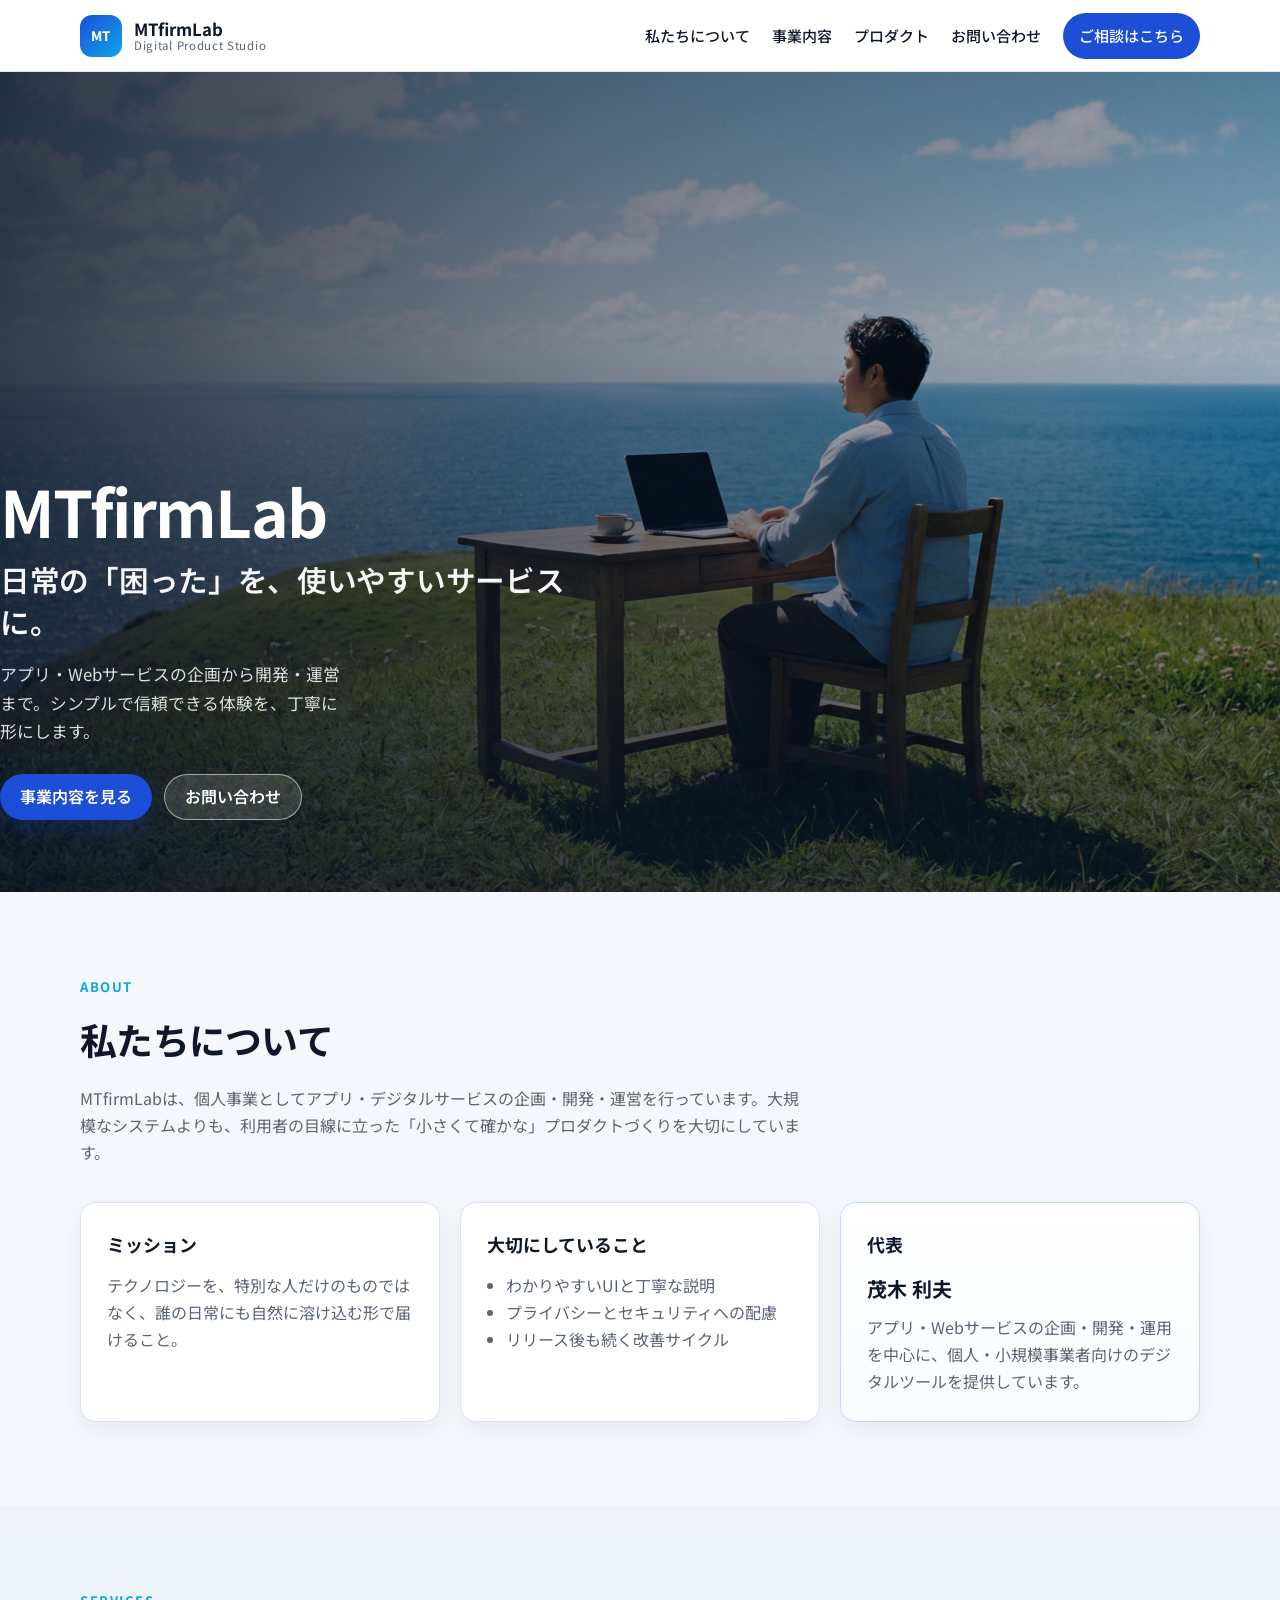
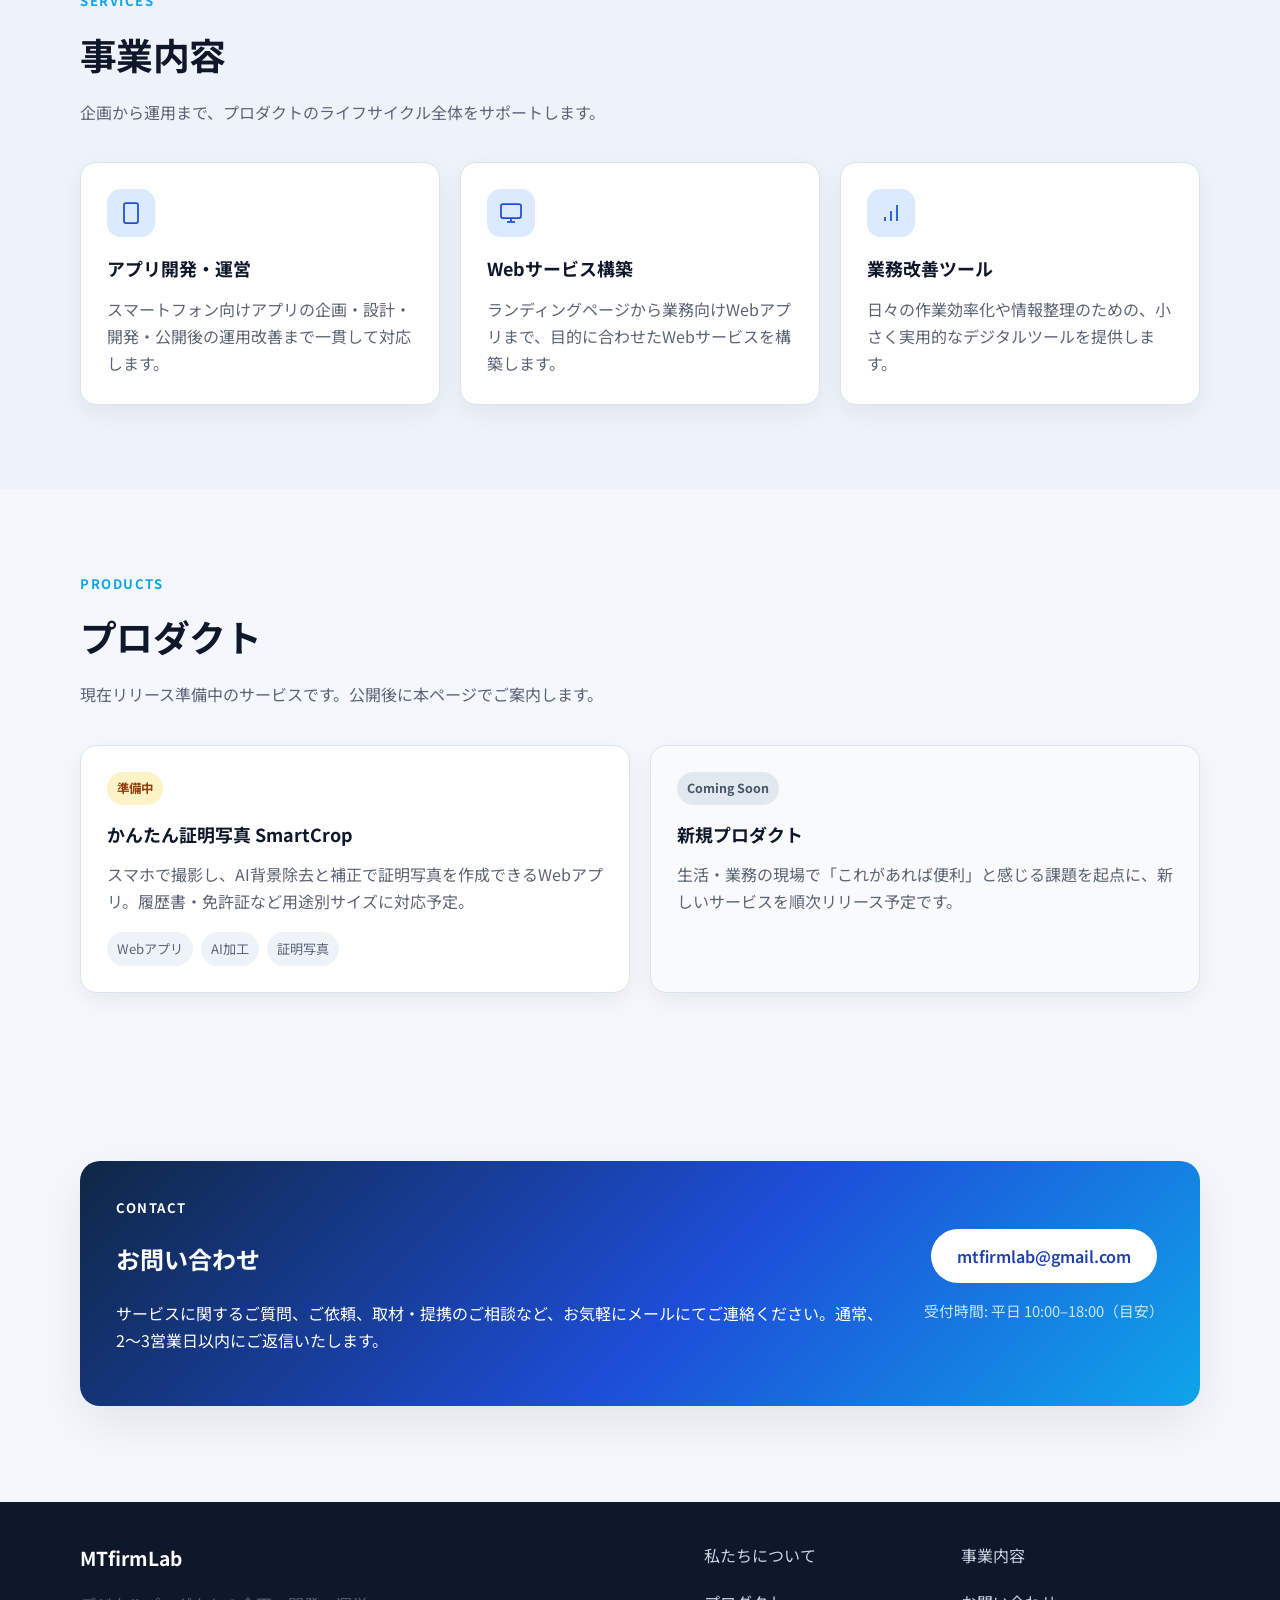
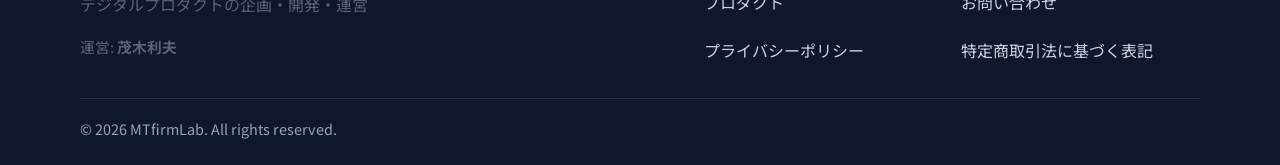
<file: index.html>
<!doctype html>
<html lang="ja">
  <head>
    <meta charset="UTF-8" />
    <meta name="viewport" content="width=device-width, initial-scale=1.0" />
    <title>MTfirmLab | デジタルプロダクト開発</title>
    <meta
      name="description"
      content="MTfirmLabは、アプリ・Webサービスの企画・開発・運営を行うデジタルプロダクトスタジオです。"
    />
    <meta property="og:title" content="MTfirmLab | デジタルプロダクト開発" />
    <meta
      property="og:description"
      content="日常の「困った」を、使いやすいデジタルサービスで解決します。"
    />
    <meta property="og:type" content="website" />
    <meta property="og:url" content="https://mtfirmlab.vercel.app/" />
    <meta
      property="og:image"
      content="https://mtfirmlab.vercel.app/hero-workspace.jpg"
    />
    <link rel="preconnect" href="https://fonts.googleapis.com" />
    <link rel="preconnect" href="https://fonts.gstatic.com" crossorigin />
    <link
      href="https://fonts.googleapis.com/css2?family=Noto+Sans+JP:wght@400;500;600;700&display=swap"
      rel="stylesheet"
    />
    <link rel="stylesheet" href="./styles.css" />
    <link rel="icon" href="./favicon.svg" type="image/svg+xml" />
  </head>
  <body>
    <header class="site-header" id="top">
      <div class="container header-inner">
        <a class="brand" href="#top" aria-label="MTfirmLab トップ">
          <span class="brand-mark" aria-hidden="true">MT</span>
          <span class="brand-text">
            <strong>MTfirmLab</strong>
            <small>Digital Product Studio</small>
          </span>
        </a>
        <button
          type="button"
          class="nav-toggle"
          aria-expanded="false"
          aria-controls="site-nav"
          aria-label="メニューを開く"
        >
          <span></span>
          <span></span>
          <span></span>
        </button>
        <nav class="site-nav" id="site-nav">
          <a href="#about">私たちについて</a>
          <a href="#services">事業内容</a>
          <a href="#products">プロダクト</a>
          <a href="#contact">お問い合わせ</a>
          <a class="nav-cta" href="#contact">ご相談はこちら</a>
        </nav>
      </div>
    </header>

    <main>
      <section class="hero">
        <div class="hero-media" aria-hidden="true">
          <img
            class="hero-image"
            src="./hero-workspace.jpg"
            alt=""
            width="2400"
            height="1340"
            fetchpriority="high"
          />
        </div>
        <div class="hero-shade" aria-hidden="true"></div>
        <div class="container hero-content">
          <div class="hero-copy">
            <p class="hero-brand">MTfirmLab</p>
            <h1>日常の「困った」を、使いやすいサービスに。</h1>
            <p class="hero-lead">
              アプリ・Webサービスの企画から開発・運営まで。シンプルで信頼できる体験を、丁寧に形にします。
            </p>
            <div class="hero-actions">
              <a class="btn btn-primary" href="#services">事業内容を見る</a>
              <a class="btn btn-ghost" href="#contact">お問い合わせ</a>
            </div>
          </div>
        </div>
      </section>

      <section class="section" id="about">
        <div class="container">
          <div class="section-heading">
            <p class="eyebrow">About</p>
            <h2>私たちについて</h2>
            <p>
              MTfirmLabは、個人事業としてアプリ・デジタルサービスの企画・開発・運営を行っています。大規模なシステムよりも、利用者の目線に立った「小さくて確かな」プロダクトづくりを大切にしています。
            </p>
          </div>
          <div class="about-grid">
            <article class="info-card">
              <h3>ミッション</h3>
              <p>
                テクノロジーを、特別な人だけのものではなく、誰の日常にも自然に溶け込む形で届けること。
              </p>
            </article>
            <article class="info-card">
              <h3>大切にしていること</h3>
              <ul>
                <li>わかりやすいUIと丁寧な説明</li>
                <li>プライバシーとセキュリティへの配慮</li>
                <li>リリース後も続く改善サイクル</li>
              </ul>
            </article>
            <article class="info-card highlight">
              <h3>代表</h3>
              <p class="representative-name">茂木 利夫</p>
              <p class="muted">
                アプリ・Webサービスの企画・開発・運用を中心に、個人・小規模事業者向けのデジタルツールを提供しています。
              </p>
            </article>
          </div>
        </div>
      </section>

      <section class="section section-alt" id="services">
        <div class="container">
          <div class="section-heading">
            <p class="eyebrow">Services</p>
            <h2>事業内容</h2>
            <p>企画から運用まで、プロダクトのライフサイクル全体をサポートします。</p>
          </div>
          <div class="service-grid">
            <article class="service-card">
              <div class="service-icon" aria-hidden="true">
                <svg viewBox="0 0 24 24" fill="none" stroke="currentColor" stroke-width="1.75">
                  <rect x="5" y="2" width="14" height="20" rx="2" />
                  <line x1="12" y1="18" x2="12" y2="18.01" />
                </svg>
              </div>
              <h3>アプリ開発・運営</h3>
              <p>
                スマートフォン向けアプリの企画・設計・開発・公開後の運用改善まで一貫して対応します。
              </p>
            </article>
            <article class="service-card">
              <div class="service-icon" aria-hidden="true">
                <svg viewBox="0 0 24 24" fill="none" stroke="currentColor" stroke-width="1.75">
                  <rect x="2" y="3" width="20" height="14" rx="2" />
                  <line x1="8" y1="21" x2="16" y2="21" />
                  <line x1="12" y1="17" x2="12" y2="21" />
                </svg>
              </div>
              <h3>Webサービス構築</h3>
              <p>
                ランディングページから業務向けWebアプリまで、目的に合わせたWebサービスを構築します。
              </p>
            </article>
            <article class="service-card">
              <div class="service-icon" aria-hidden="true">
                <svg viewBox="0 0 24 24" fill="none" stroke="currentColor" stroke-width="1.75">
                  <path d="M12 20V10" />
                  <path d="M18 20V4" />
                  <path d="M6 20v-4" />
                </svg>
              </div>
              <h3>業務改善ツール</h3>
              <p>
                日々の作業効率化や情報整理のための、小さく実用的なデジタルツールを提供します。
              </p>
            </article>
          </div>
        </div>
      </section>

      <section class="section" id="products">
        <div class="container">
          <div class="section-heading">
            <p class="eyebrow">Products</p>
            <h2>プロダクト</h2>
            <p>現在リリース準備中のサービスです。公開後に本ページでご案内します。</p>
          </div>
          <div class="product-grid">
            <article class="product-card">
              <div class="product-badge">準備中</div>
              <h3>かんたん証明写真 SmartCrop</h3>
              <p>
                スマホで撮影し、AI背景除去と補正で証明写真を作成できるWebアプリ。履歴書・免許証など用途別サイズに対応予定。
              </p>
              <ul class="product-tags">
                <li>Webアプリ</li>
                <li>AI加工</li>
                <li>証明写真</li>
              </ul>
            </article>
            <article class="product-card muted-card">
              <div class="product-badge product-badge-soon">Coming Soon</div>
              <h3>新規プロダクト</h3>
              <p>
                生活・業務の現場で「これがあれば便利」と感じる課題を起点に、新しいサービスを順次リリース予定です。
              </p>
            </article>
          </div>
        </div>
      </section>

      <section class="section section-cta" id="contact">
        <div class="container cta-panel">
          <div>
            <p class="eyebrow">Contact</p>
            <h2>お問い合わせ</h2>
            <p>
              サービスに関するご質問、ご依頼、取材・提携のご相談など、お気軽にメールにてご連絡ください。通常、2〜3営業日以内にご返信いたします。
            </p>
          </div>
          <div class="cta-actions">
            <a class="btn btn-primary btn-large" href="mailto:mtfirmlab@gmail.com">
              mtfirmlab@gmail.com
            </a>
            <p class="muted small">受付時間: 平日 10:00–18:00（目安）</p>
          </div>
        </div>
      </section>
    </main>

    <!-- REMINDER: Google審査完了後、下の「運営: 茂木利夫」行を削除すること -->
    <footer class="site-footer">
      <div class="container footer-grid">
        <div>
          <p class="footer-brand">MTfirmLab</p>
          <p class="muted">デジタルプロダクトの企画・開発・運営</p>
          <p class="muted small">運営: <strong>茂木利夫</strong></p>
        </div>
        <div class="footer-links">
          <a href="#about">私たちについて</a>
          <a href="#services">事業内容</a>
          <a href="#products">プロダクト</a>
          <a href="#contact">お問い合わせ</a>
          <a href="./privacy.html">プライバシーポリシー</a>
          <a href="./tokusho.html">特定商取引法に基づく表記</a>
        </div>
      </div>
      <div class="container footer-bottom">
        <p>&copy; <span id="year"></span> MTfirmLab. All rights reserved.</p>
      </div>
    </footer>

    <script src="./script.js"></script>
  </body>
</html>
</file>
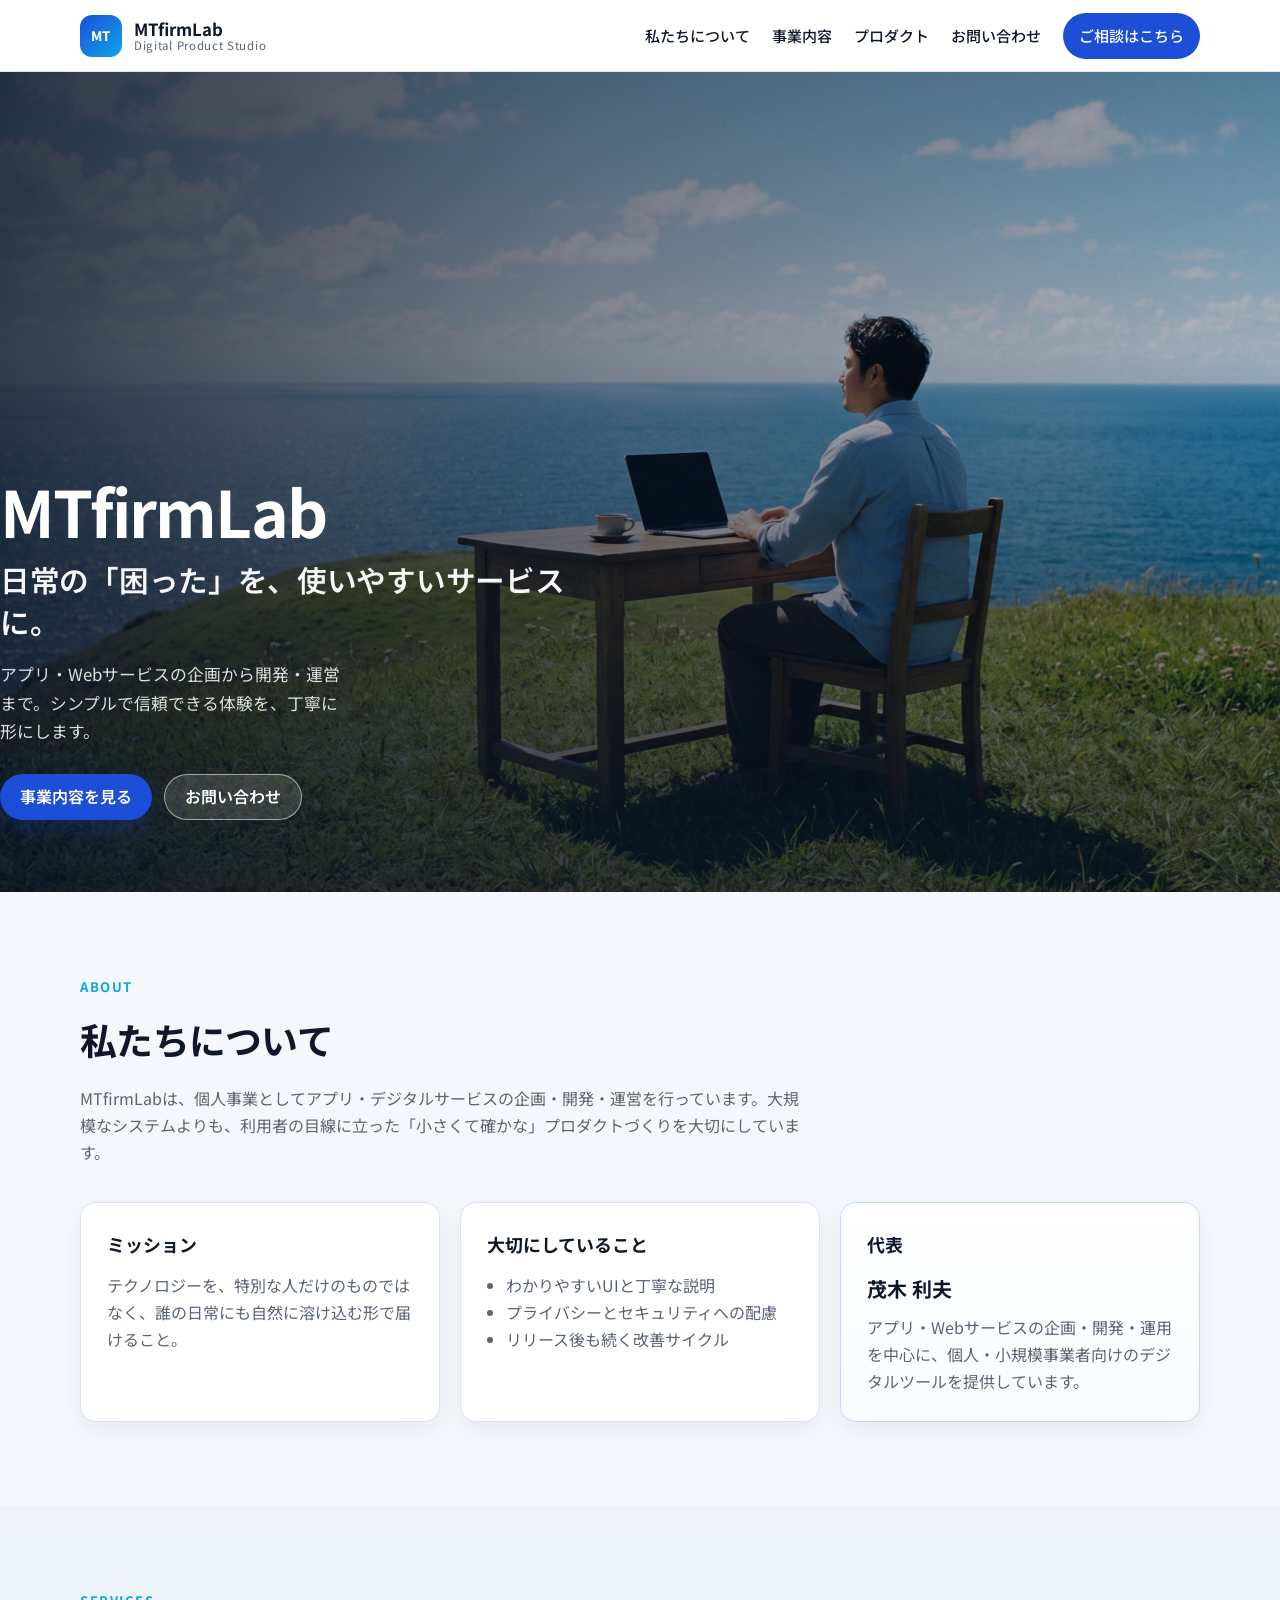
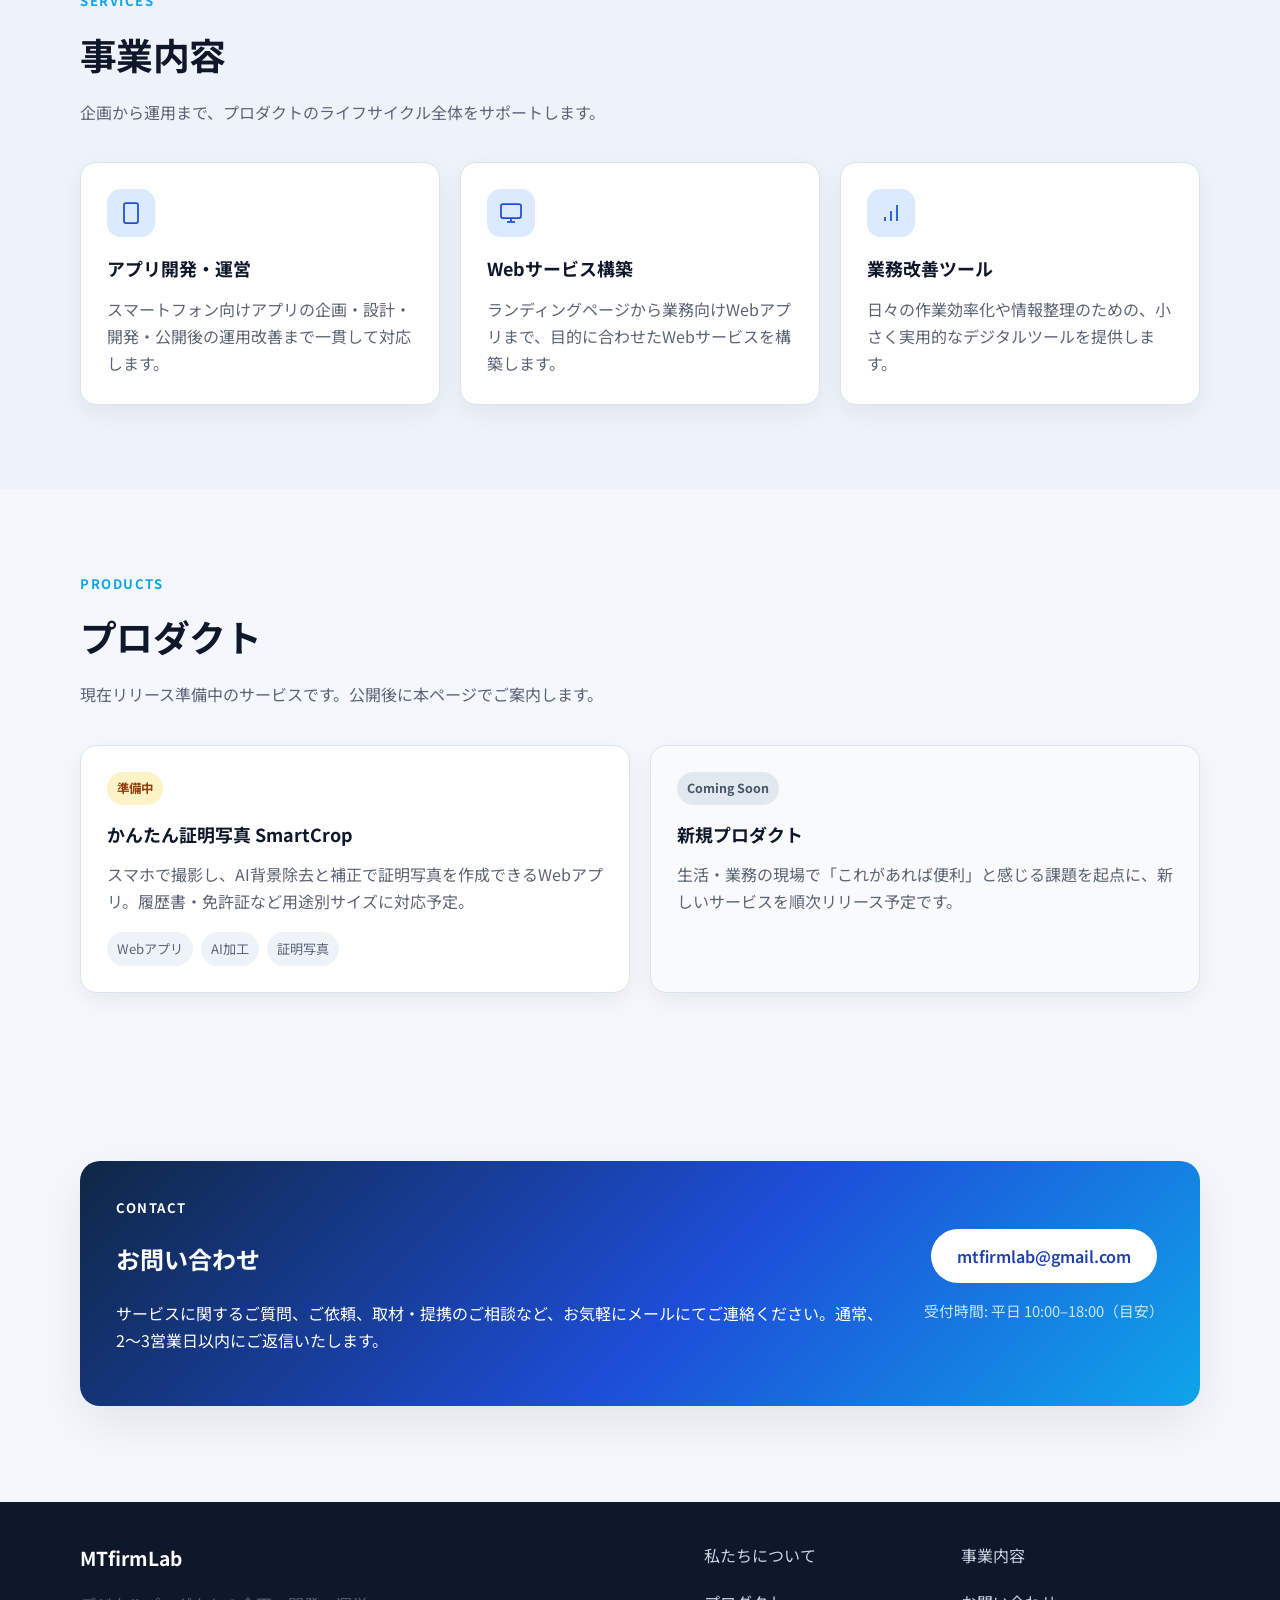
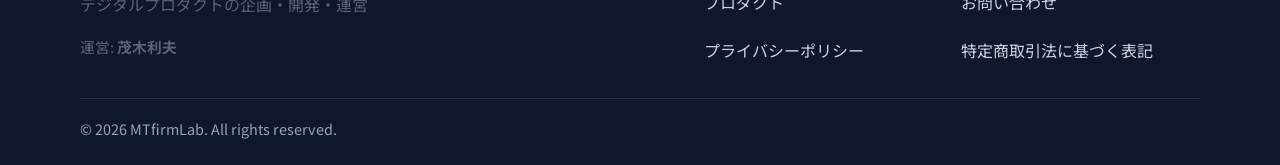
<file: mtfirmlab-site-upload/index.html>
<!doctype html>
<html lang="ja">
  <head>
    <meta charset="UTF-8" />
    <meta name="viewport" content="width=device-width, initial-scale=1.0" />
    <title>MTfirmLab | デジタルプロダクト開発</title>
    <meta
      name="description"
      content="MTfirmLabは、アプリ・Webサービスの企画・開発・運営を行うデジタルプロダクトスタジオです。"
    />
    <meta property="og:title" content="MTfirmLab | デジタルプロダクト開発" />
    <meta
      property="og:description"
      content="日常の「困った」を、使いやすいデジタルサービスで解決します。"
    />
    <meta property="og:type" content="website" />
    <meta property="og:url" content="https://mtfirmlab.vercel.app/" />
    <meta
      property="og:image"
      content="https://mtfirmlab.vercel.app/images/hero-workspace.jpg"
    />
    <link rel="preconnect" href="https://fonts.googleapis.com" />
    <link rel="preconnect" href="https://fonts.gstatic.com" crossorigin />
    <link
      href="https://fonts.googleapis.com/css2?family=Noto+Sans+JP:wght@400;500;600;700&display=swap"
      rel="stylesheet"
    />
    <link rel="stylesheet" href="./styles.css" />
    <link rel="icon" href="./favicon.svg" type="image/svg+xml" />
  </head>
  <body>
    <header class="site-header" id="top">
      <div class="container header-inner">
        <a class="brand" href="#top" aria-label="MTfirmLab トップ">
          <span class="brand-mark" aria-hidden="true">MT</span>
          <span class="brand-text">
            <strong>MTfirmLab</strong>
            <small>Digital Product Studio</small>
          </span>
        </a>
        <button
          type="button"
          class="nav-toggle"
          aria-expanded="false"
          aria-controls="site-nav"
          aria-label="メニューを開く"
        >
          <span></span>
          <span></span>
          <span></span>
        </button>
        <nav class="site-nav" id="site-nav">
          <a href="#about">私たちについて</a>
          <a href="#services">事業内容</a>
          <a href="#products">プロダクト</a>
          <a href="#contact">お問い合わせ</a>
          <a class="nav-cta" href="#contact">ご相談はこちら</a>
        </nav>
      </div>
    </header>

    <main>
      <section class="hero">
        <div class="hero-media" aria-hidden="true">
          <img
            class="hero-image"
            src="./images/hero-workspace.jpg"
            alt=""
            width="2400"
            height="1340"
            fetchpriority="high"
          />
        </div>
        <div class="hero-shade" aria-hidden="true"></div>
        <div class="container hero-content">
          <div class="hero-copy">
            <p class="hero-brand">MTfirmLab</p>
            <h1>日常の「困った」を、使いやすいサービスに。</h1>
            <p class="hero-lead">
              アプリ・Webサービスの企画から開発・運営まで。シンプルで信頼できる体験を、丁寧に形にします。
            </p>
            <div class="hero-actions">
              <a class="btn btn-primary" href="#services">事業内容を見る</a>
              <a class="btn btn-ghost" href="#contact">お問い合わせ</a>
            </div>
          </div>
        </div>
      </section>

      <section class="section" id="about">
        <div class="container">
          <div class="section-heading">
            <p class="eyebrow">About</p>
            <h2>私たちについて</h2>
            <p>
              MTfirmLabは、個人事業としてアプリ・デジタルサービスの企画・開発・運営を行っています。大規模なシステムよりも、利用者の目線に立った「小さくて確かな」プロダクトづくりを大切にしています。
            </p>
          </div>
          <div class="about-grid">
            <article class="info-card">
              <h3>ミッション</h3>
              <p>
                テクノロジーを、特別な人だけのものではなく、誰の日常にも自然に溶け込む形で届けること。
              </p>
            </article>
            <article class="info-card">
              <h3>大切にしていること</h3>
              <ul>
                <li>わかりやすいUIと丁寧な説明</li>
                <li>プライバシーとセキュリティへの配慮</li>
                <li>リリース後も続く改善サイクル</li>
              </ul>
            </article>
            <article class="info-card highlight">
              <h3>代表</h3>
              <p class="representative-name">茂木 利夫</p>
              <p class="muted">
                アプリ・Webサービスの企画・開発・運用を中心に、個人・小規模事業者向けのデジタルツールを提供しています。
              </p>
            </article>
          </div>
        </div>
      </section>

      <section class="section section-alt" id="services">
        <div class="container">
          <div class="section-heading">
            <p class="eyebrow">Services</p>
            <h2>事業内容</h2>
            <p>企画から運用まで、プロダクトのライフサイクル全体をサポートします。</p>
          </div>
          <div class="service-grid">
            <article class="service-card">
              <div class="service-icon" aria-hidden="true">
                <svg viewBox="0 0 24 24" fill="none" stroke="currentColor" stroke-width="1.75">
                  <rect x="5" y="2" width="14" height="20" rx="2" />
                  <line x1="12" y1="18" x2="12" y2="18.01" />
                </svg>
              </div>
              <h3>アプリ開発・運営</h3>
              <p>
                スマートフォン向けアプリの企画・設計・開発・公開後の運用改善まで一貫して対応します。
              </p>
            </article>
            <article class="service-card">
              <div class="service-icon" aria-hidden="true">
                <svg viewBox="0 0 24 24" fill="none" stroke="currentColor" stroke-width="1.75">
                  <rect x="2" y="3" width="20" height="14" rx="2" />
                  <line x1="8" y1="21" x2="16" y2="21" />
                  <line x1="12" y1="17" x2="12" y2="21" />
                </svg>
              </div>
              <h3>Webサービス構築</h3>
              <p>
                ランディングページから業務向けWebアプリまで、目的に合わせたWebサービスを構築します。
              </p>
            </article>
            <article class="service-card">
              <div class="service-icon" aria-hidden="true">
                <svg viewBox="0 0 24 24" fill="none" stroke="currentColor" stroke-width="1.75">
                  <path d="M12 20V10" />
                  <path d="M18 20V4" />
                  <path d="M6 20v-4" />
                </svg>
              </div>
              <h3>業務改善ツール</h3>
              <p>
                日々の作業効率化や情報整理のための、小さく実用的なデジタルツールを提供します。
              </p>
            </article>
          </div>
        </div>
      </section>

      <section class="section" id="products">
        <div class="container">
          <div class="section-heading">
            <p class="eyebrow">Products</p>
            <h2>プロダクト</h2>
            <p>現在リリース準備中のサービスです。公開後に本ページでご案内します。</p>
          </div>
          <div class="product-grid">
            <article class="product-card">
              <div class="product-badge">準備中</div>
              <h3>かんたん証明写真 SmartCrop</h3>
              <p>
                スマホで撮影し、AI背景除去と補正で証明写真を作成できるWebアプリ。履歴書・免許証など用途別サイズに対応予定。
              </p>
              <ul class="product-tags">
                <li>Webアプリ</li>
                <li>AI加工</li>
                <li>証明写真</li>
              </ul>
            </article>
            <article class="product-card muted-card">
              <div class="product-badge product-badge-soon">Coming Soon</div>
              <h3>新規プロダクト</h3>
              <p>
                生活・業務の現場で「これがあれば便利」と感じる課題を起点に、新しいサービスを順次リリース予定です。
              </p>
            </article>
          </div>
        </div>
      </section>

      <section class="section section-cta" id="contact">
        <div class="container cta-panel">
          <div>
            <p class="eyebrow">Contact</p>
            <h2>お問い合わせ</h2>
            <p>
              サービスに関するご質問、ご依頼、取材・提携のご相談など、お気軽にメールにてご連絡ください。通常、2〜3営業日以内にご返信いたします。
            </p>
          </div>
          <div class="cta-actions">
            <a class="btn btn-primary btn-large" href="mailto:mtfirmlab@gmail.com">
              mtfirmlab@gmail.com
            </a>
            <p class="muted small">受付時間: 平日 10:00–18:00（目安）</p>
          </div>
        </div>
      </section>
    </main>

    <!-- REMINDER: Google審査完了後、下の「運営: 茂木利夫」行を削除すること -->
    <footer class="site-footer">
      <div class="container footer-grid">
        <div>
          <p class="footer-brand">MTfirmLab</p>
          <p class="muted">デジタルプロダクトの企画・開発・運営</p>
          <p class="muted small">運営: <strong>茂木利夫</strong></p>
        </div>
        <div class="footer-links">
          <a href="#about">私たちについて</a>
          <a href="#services">事業内容</a>
          <a href="#products">プロダクト</a>
          <a href="#contact">お問い合わせ</a>
          <a href="./privacy.html">プライバシーポリシー</a>
          <a href="./tokusho.html">特定商取引法に基づく表記</a>
        </div>
      </div>
      <div class="container footer-bottom">
        <p>&copy; <span id="year"></span> MTfirmLab. All rights reserved.</p>
      </div>
    </footer>

    <script src="./script.js"></script>
  </body>
</html>
</file>
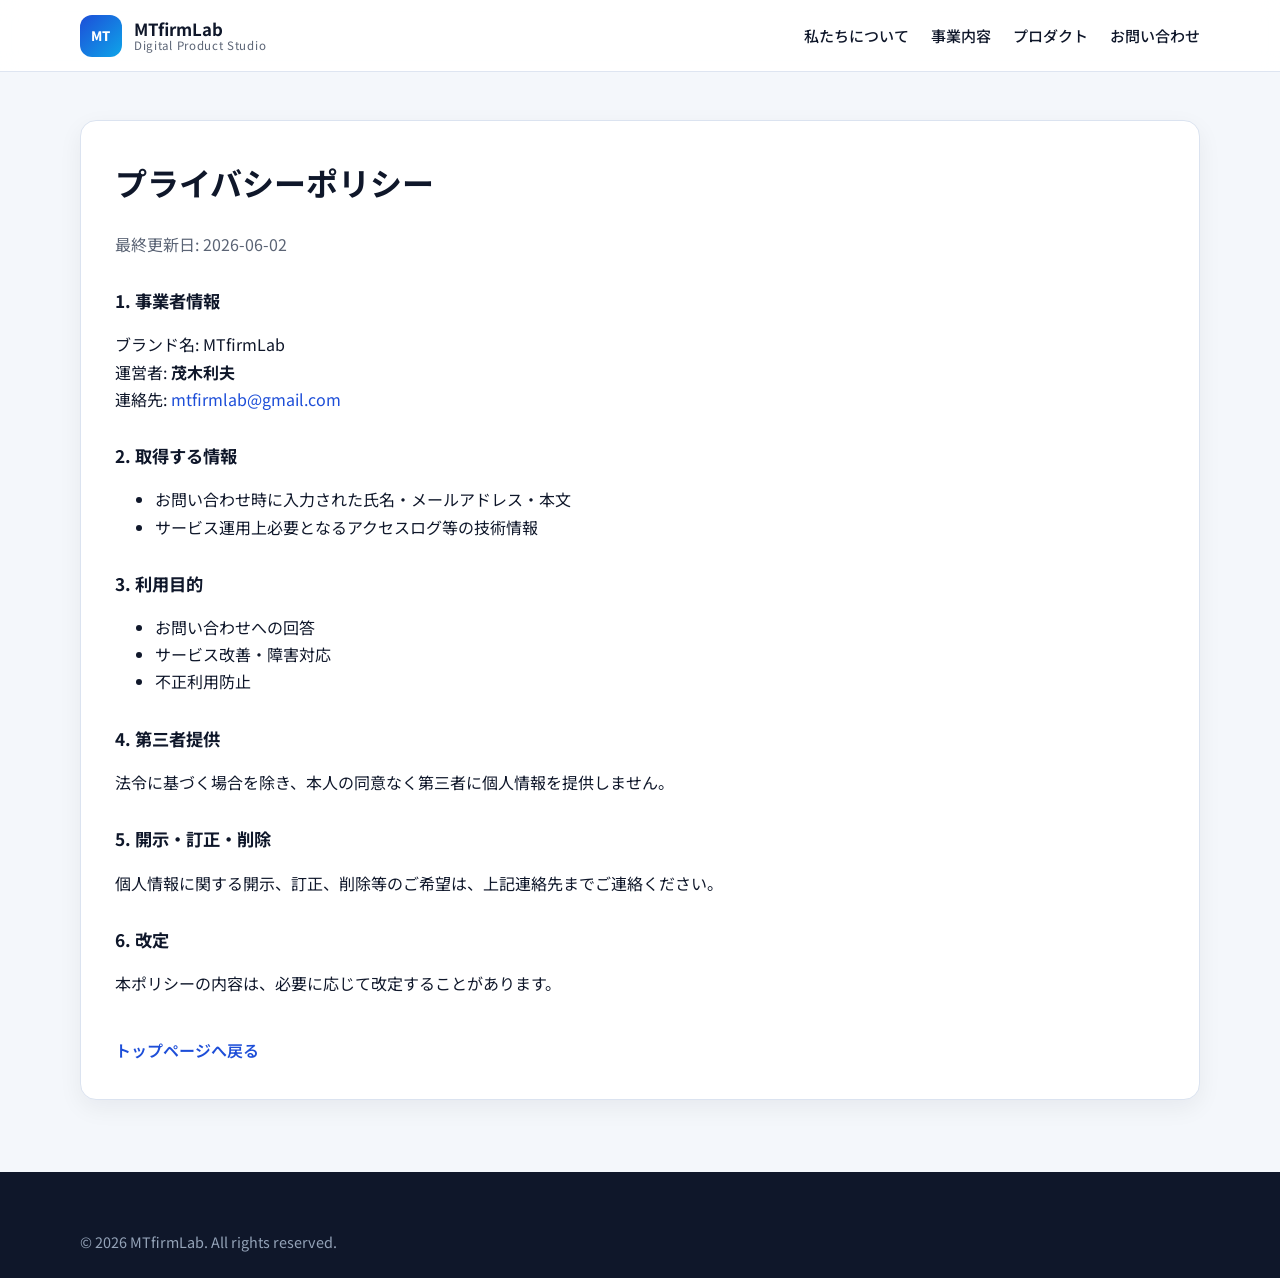
<file: privacy.html>
<!doctype html>
<html lang="ja">
  <head>
    <meta charset="UTF-8" />
    <meta name="viewport" content="width=device-width, initial-scale=1.0" />
    <title>プライバシーポリシー | MTfirmLab</title>
    <meta name="description" content="MTfirmLabのプライバシーポリシーです。" />
    <link rel="preconnect" href="https://fonts.googleapis.com" />
    <link rel="preconnect" href="https://fonts.gstatic.com" crossorigin />
    <link
      href="https://fonts.googleapis.com/css2?family=Noto+Sans+JP:wght@400;500;600;700&display=swap"
      rel="stylesheet"
    />
    <link rel="stylesheet" href="./styles.css" />
    <link rel="icon" href="./favicon.svg" type="image/svg+xml" />
  </head>
  <body>
    <header class="site-header">
      <div class="container header-inner">
        <a class="brand" href="./index.html" aria-label="MTfirmLab トップ">
          <span class="brand-mark" aria-hidden="true">MT</span>
          <span class="brand-text">
            <strong>MTfirmLab</strong>
            <small>Digital Product Studio</small>
          </span>
        </a>
        <nav class="site-nav" id="site-nav">
          <a href="./index.html#about">私たちについて</a>
          <a href="./index.html#services">事業内容</a>
          <a href="./index.html#products">プロダクト</a>
          <a href="./index.html#contact">お問い合わせ</a>
        </nav>
      </div>
    </header>

    <main class="legal-page">
      <div class="container legal-card">
        <h1>プライバシーポリシー</h1>
        <p class="muted">最終更新日: 2026-06-02</p>

        <h2>1. 事業者情報</h2>
        <p>
          ブランド名: MTfirmLab<br />
          運営者: <strong>茂木利夫</strong><br />
          連絡先: <a href="mailto:mtfirmlab@gmail.com">mtfirmlab@gmail.com</a>
        </p>

        <h2>2. 取得する情報</h2>
        <ul>
          <li>お問い合わせ時に入力された氏名・メールアドレス・本文</li>
          <li>サービス運用上必要となるアクセスログ等の技術情報</li>
        </ul>

        <h2>3. 利用目的</h2>
        <ul>
          <li>お問い合わせへの回答</li>
          <li>サービス改善・障害対応</li>
          <li>不正利用防止</li>
        </ul>

        <h2>4. 第三者提供</h2>
        <p>
          法令に基づく場合を除き、本人の同意なく第三者に個人情報を提供しません。
        </p>

        <h2>5. 開示・訂正・削除</h2>
        <p>
          個人情報に関する開示、訂正、削除等のご希望は、上記連絡先までご連絡ください。
        </p>

        <h2>6. 改定</h2>
        <p>本ポリシーの内容は、必要に応じて改定することがあります。</p>

        <a class="back-link" href="./index.html">トップページへ戻る</a>
      </div>
    </main>

    <footer class="site-footer">
      <div class="container footer-bottom">
        <p>&copy; <span id="year"></span> MTfirmLab. All rights reserved.</p>
      </div>
    </footer>

    <script src="./script.js"></script>
  </body>
</html>
</file>
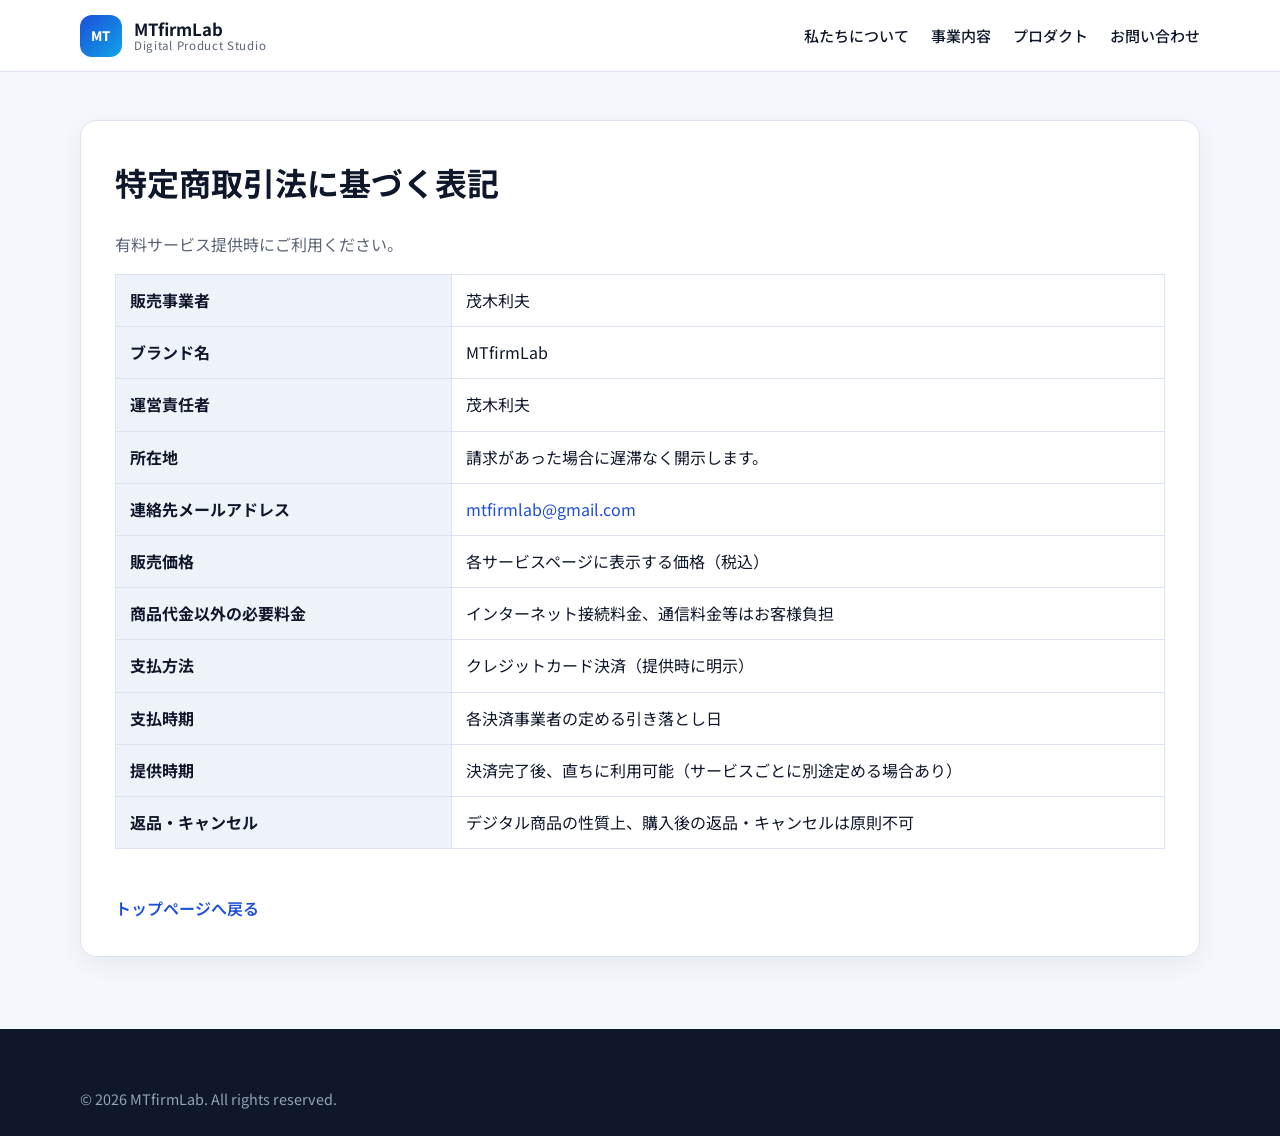
<file: tokusho.html>
<!doctype html>
<html lang="ja">
  <head>
    <meta charset="UTF-8" />
    <meta name="viewport" content="width=device-width, initial-scale=1.0" />
    <title>特定商取引法に基づく表記 | MTfirmLab</title>
    <meta name="description" content="MTfirmLabの特定商取引法に基づく表記です。" />
    <link rel="preconnect" href="https://fonts.googleapis.com" />
    <link rel="preconnect" href="https://fonts.gstatic.com" crossorigin />
    <link
      href="https://fonts.googleapis.com/css2?family=Noto+Sans+JP:wght@400;500;600;700&display=swap"
      rel="stylesheet"
    />
    <link rel="stylesheet" href="./styles.css" />
    <link rel="icon" href="./favicon.svg" type="image/svg+xml" />
  </head>
  <body>
    <header class="site-header">
      <div class="container header-inner">
        <a class="brand" href="./index.html" aria-label="MTfirmLab トップ">
          <span class="brand-mark" aria-hidden="true">MT</span>
          <span class="brand-text">
            <strong>MTfirmLab</strong>
            <small>Digital Product Studio</small>
          </span>
        </a>
        <nav class="site-nav" id="site-nav">
          <a href="./index.html#about">私たちについて</a>
          <a href="./index.html#services">事業内容</a>
          <a href="./index.html#products">プロダクト</a>
          <a href="./index.html#contact">お問い合わせ</a>
        </nav>
      </div>
    </header>

    <main class="legal-page">
      <div class="container legal-card">
        <h1>特定商取引法に基づく表記</h1>
        <p class="muted">有料サービス提供時にご利用ください。</p>

        <table>
          <tbody>
            <tr>
              <th>販売事業者</th>
              <td>茂木利夫</td>
            </tr>
            <tr>
              <th>ブランド名</th>
              <td>MTfirmLab</td>
            </tr>
            <tr>
              <th>運営責任者</th>
              <td>茂木利夫</td>
            </tr>
            <tr>
              <th>所在地</th>
              <td>請求があった場合に遅滞なく開示します。</td>
            </tr>
            <tr>
              <th>連絡先メールアドレス</th>
              <td><a href="mailto:mtfirmlab@gmail.com">mtfirmlab@gmail.com</a></td>
            </tr>
            <tr>
              <th>販売価格</th>
              <td>各サービスページに表示する価格（税込）</td>
            </tr>
            <tr>
              <th>商品代金以外の必要料金</th>
              <td>インターネット接続料金、通信料金等はお客様負担</td>
            </tr>
            <tr>
              <th>支払方法</th>
              <td>クレジットカード決済（提供時に明示）</td>
            </tr>
            <tr>
              <th>支払時期</th>
              <td>各決済事業者の定める引き落とし日</td>
            </tr>
            <tr>
              <th>提供時期</th>
              <td>決済完了後、直ちに利用可能（サービスごとに別途定める場合あり）</td>
            </tr>
            <tr>
              <th>返品・キャンセル</th>
              <td>デジタル商品の性質上、購入後の返品・キャンセルは原則不可</td>
            </tr>
          </tbody>
        </table>

        <a class="back-link" href="./index.html">トップページへ戻る</a>
      </div>
    </main>

    <footer class="site-footer">
      <div class="container footer-bottom">
        <p>&copy; <span id="year"></span> MTfirmLab. All rights reserved.</p>
      </div>
    </footer>

    <script src="./script.js"></script>
  </body>
</html>
</file>
<file: styles.css>
:root {
  --bg: #f4f7fb;
  --bg-alt: #eef3fa;
  --surface: #ffffff;
  --text: #0f172a;
  --text-muted: #5b6475;
  --border: #dbe3f0;
  --primary: #1d4ed8;
  --primary-dark: #1e40af;
  --primary-soft: #dbeafe;
  --accent: #0ea5e9;
  --header-height: 72px;
  --radius: 16px;
  --shadow: 0 18px 50px rgba(15, 23, 42, 0.08);
  --shadow-sm: 0 8px 24px rgba(15, 23, 42, 0.06);
}

*,
*::before,
*::after {
  box-sizing: border-box;
}

html {
  scroll-behavior: smooth;
}

body {
  margin: 0;
  font-family: "Noto Sans JP", -apple-system, BlinkMacSystemFont, "Segoe UI", sans-serif;
  line-height: 1.7;
  color: var(--text);
  background: var(--bg);
}

img {
  max-width: 100%;
  display: block;
}

a {
  color: var(--primary);
  text-decoration: none;
}

a:hover {
  color: var(--primary-dark);
}

.container {
  width: min(1120px, calc(100% - 40px));
  margin: 0 auto;
}

.eyebrow {
  margin: 0 0 10px;
  font-size: 0.82rem;
  font-weight: 700;
  letter-spacing: 0.12em;
  text-transform: uppercase;
  color: var(--accent);
}

.muted {
  color: var(--text-muted);
}

.small {
  font-size: 0.92rem;
}

.text-gradient {
  background: linear-gradient(90deg, #2563eb, #0ea5e9);
  -webkit-background-clip: text;
  background-clip: text;
  color: transparent;
}

.site-header {
  position: sticky;
  top: 0;
  z-index: 100;
  height: var(--header-height);
  background: rgba(255, 255, 255, 0.92);
  backdrop-filter: blur(12px);
  border-bottom: 1px solid rgba(219, 227, 240, 0.9);
}

.header-inner {
  display: flex;
  align-items: center;
  justify-content: space-between;
  height: var(--header-height);
  gap: 20px;
}

.brand {
  display: flex;
  align-items: center;
  gap: 12px;
  color: inherit;
}

.brand:hover {
  color: inherit;
}

.brand-mark {
  display: grid;
  place-items: center;
  width: 42px;
  height: 42px;
  border-radius: 12px;
  background: linear-gradient(135deg, #1d4ed8, #0ea5e9);
  color: #fff;
  font-size: 0.82rem;
  font-weight: 800;
  letter-spacing: 0.04em;
}

.brand-text {
  display: flex;
  flex-direction: column;
  line-height: 1.2;
}

.brand-text strong {
  font-size: 1.05rem;
}

.brand-text small {
  font-size: 0.72rem;
  color: var(--text-muted);
  letter-spacing: 0.06em;
}

.site-nav {
  display: flex;
  align-items: center;
  gap: 22px;
}

.site-nav a {
  color: var(--text);
  font-size: 0.94rem;
  font-weight: 500;
}

.site-nav a:hover {
  color: var(--primary);
}

.nav-cta {
  padding: 10px 16px;
  border-radius: 999px;
  background: var(--primary);
  color: #fff !important;
}

.nav-cta:hover {
  background: var(--primary-dark);
  color: #fff !important;
}

.nav-toggle {
  display: none;
  width: 44px;
  height: 44px;
  padding: 0;
  border: 1px solid var(--border);
  border-radius: 12px;
  background: var(--surface);
  cursor: pointer;
}

.nav-toggle span {
  display: block;
  width: 18px;
  height: 2px;
  margin: 4px auto;
  background: var(--text);
  transition: transform 0.2s ease, opacity 0.2s ease;
}

.hero {
  position: relative;
  isolation: isolate;
  display: flex;
  align-items: flex-end;
  min-height: min(92vh, 820px);
  padding: 0;
  overflow: hidden;
  color: #fff;
}

.hero-media,
.hero-shade {
  position: absolute;
  inset: 0;
  z-index: -1;
}

.hero-media {
  overflow: hidden;
}

.hero-image {
  width: 100%;
  height: 100%;
  object-fit: cover;
  object-position: 62% center;
  transform: scale(1.06);
  animation: hero-pan 18s ease-out forwards;
}

.hero-shade {
  background:
    linear-gradient(90deg, rgba(8, 18, 36, 0.78) 0%, rgba(8, 18, 36, 0.42) 46%, rgba(8, 18, 36, 0.12) 100%),
    linear-gradient(180deg, rgba(8, 18, 36, 0.28) 0%, rgba(8, 18, 36, 0.08) 34%, rgba(8, 18, 36, 0.62) 100%);
}

.hero-content {
  width: 100%;
  padding: 120px 0 72px;
}

.hero-copy {
  max-width: 36rem;
  animation: hero-rise 0.9s cubic-bezier(0.22, 1, 0.36, 1) forwards;
}

.hero-brand {
  margin: 0 0 14px;
  font-size: clamp(2.4rem, 6vw, 4rem);
  font-weight: 700;
  letter-spacing: -0.03em;
  line-height: 1.05;
}

.hero-copy h1 {
  margin: 0 0 16px;
  font-size: clamp(1.35rem, 2.8vw, 1.85rem);
  font-weight: 600;
  line-height: 1.45;
  letter-spacing: -0.01em;
  color: rgba(255, 255, 255, 0.96);
}

.hero-lead {
  margin: 0 0 28px;
  max-width: 38ch;
  color: rgba(255, 255, 255, 0.86);
  font-size: 1.05rem;
}

.hero-actions {
  display: flex;
  flex-wrap: wrap;
  gap: 12px;
  animation: hero-rise 0.9s cubic-bezier(0.22, 1, 0.36, 1) 0.12s forwards;
}

@keyframes hero-pan {
  from {
    transform: scale(1.1) translate3d(0, 1.5%, 0);
  }
  to {
    transform: scale(1.02) translate3d(0, 0, 0);
  }
}

@keyframes hero-rise {
  from {
    opacity: 0.001;
    transform: translate3d(0, 18px, 0);
  }
  to {
    opacity: 1;
    transform: translate3d(0, 0, 0);
  }
}

.hero-copy,
.hero-actions {
  opacity: 1;
}

@media (prefers-reduced-motion: reduce) {
  .hero-image,
  .hero-copy,
  .hero-actions {
    animation: none;
  }

  .hero-image {
    transform: none;
  }
}

.btn {
  display: inline-flex;
  align-items: center;
  justify-content: center;
  min-height: 46px;
  padding: 0 20px;
  border-radius: 999px;
  font-weight: 600;
  transition: transform 0.15s ease, background 0.15s ease, box-shadow 0.15s ease;
}

.btn:hover {
  transform: translateY(-1px);
}

.btn-primary {
  background: var(--primary);
  color: #fff;
  box-shadow: 0 10px 24px rgba(29, 78, 216, 0.22);
}

.btn-primary:hover {
  background: var(--primary-dark);
  color: #fff;
}

.btn-secondary {
  background: #fff;
  color: var(--text);
  border: 1px solid var(--border);
}

.btn-secondary:hover {
  background: var(--bg-alt);
  color: var(--text);
}

.btn-ghost {
  background: rgba(255, 255, 255, 0.12);
  color: #fff;
  border: 1px solid rgba(255, 255, 255, 0.55);
  backdrop-filter: blur(6px);
}

.btn-ghost:hover {
  background: rgba(255, 255, 255, 0.22);
  color: #fff;
}

.btn-large {
  min-height: 54px;
  padding: 0 26px;
  font-size: 1rem;
}

.section {
  padding: 84px 0;
}

.section-alt {
  background: var(--bg-alt);
}

.section-heading {
  max-width: 720px;
  margin-bottom: 36px;
}

.section-heading h2 {
  margin: 0 0 14px;
  font-size: clamp(1.7rem, 3vw, 2.3rem);
  letter-spacing: -0.02em;
}

.section-heading p:last-child {
  margin: 0;
  color: var(--text-muted);
}

.about-grid,
.service-grid,
.product-grid {
  display: grid;
  gap: 20px;
}

.about-grid {
  grid-template-columns: repeat(3, minmax(0, 1fr));
}

.info-card,
.service-card,
.product-card {
  padding: 26px;
  border: 1px solid var(--border);
  border-radius: var(--radius);
  background: var(--surface);
  box-shadow: var(--shadow-sm);
}

.info-card h3,
.service-card h3,
.product-card h3 {
  margin: 0 0 12px;
  font-size: 1.12rem;
}

.info-card p,
.service-card p,
.product-card p {
  margin: 0;
  color: var(--text-muted);
}

.info-card ul {
  margin: 0;
  padding-left: 1.2rem;
  color: var(--text-muted);
}

.info-card.highlight {
  background: linear-gradient(180deg, #ffffff 0%, #f8fbff 100%);
  border-color: #c7d7fe;
}

.representative-name {
  margin: 0 0 8px !important;
  font-size: 1.25rem;
  font-weight: 700;
  color: var(--text) !important;
}

.service-grid {
  grid-template-columns: repeat(3, minmax(0, 1fr));
}

.service-icon {
  display: grid;
  place-items: center;
  width: 48px;
  height: 48px;
  margin-bottom: 16px;
  border-radius: 14px;
  background: var(--primary-soft);
  color: var(--primary);
}

.service-icon svg {
  width: 24px;
  height: 24px;
}

.product-grid {
  grid-template-columns: repeat(2, minmax(0, 1fr));
}

.product-badge {
  display: inline-block;
  margin-bottom: 14px;
  padding: 6px 10px;
  border-radius: 999px;
  background: #fef3c7;
  color: #92400e;
  font-size: 0.78rem;
  font-weight: 700;
}

.product-badge-soon {
  background: #e2e8f0;
  color: #475569;
}

.product-tags {
  display: flex;
  flex-wrap: wrap;
  gap: 8px;
  margin: 16px 0 0;
  padding: 0;
  list-style: none;
}

.product-tags li {
  padding: 6px 10px;
  border-radius: 999px;
  background: var(--bg-alt);
  color: var(--text-muted);
  font-size: 0.82rem;
}

.muted-card {
  background: #f8fafc;
}

.section-cta {
  padding-bottom: 96px;
}

.cta-panel {
  display: flex;
  align-items: center;
  justify-content: space-between;
  gap: 28px;
  padding: 36px;
  border-radius: calc(var(--radius) + 4px);
  background: linear-gradient(135deg, #0f2744 0%, #1d4ed8 55%, #0ea5e9 100%);
  color: #fff;
  box-shadow: var(--shadow);
}

.cta-panel h2,
.cta-panel p {
  color: #fff;
}

.cta-panel .muted {
  color: rgba(255, 255, 255, 0.78);
}

.cta-panel .btn-primary {
  background: #fff;
  color: var(--primary-dark);
  box-shadow: none;
}

.cta-panel .btn-primary:hover {
  background: #eff6ff;
  color: var(--primary-dark);
}

.cta-actions {
  flex-shrink: 0;
  text-align: center;
}

.site-footer {
  padding: 40px 0 24px;
  background: #0f172a;
  color: #cbd5e1;
}

.footer-grid {
  display: grid;
  grid-template-columns: 1.2fr 1fr;
  gap: 28px;
  padding-bottom: 24px;
  border-bottom: 1px solid rgba(148, 163, 184, 0.18);
}

.footer-brand {
  margin: 0 0 8px;
  font-size: 1.2rem;
  font-weight: 700;
  color: #fff;
}

.footer-links {
  display: grid;
  grid-template-columns: repeat(2, minmax(0, 1fr));
  gap: 10px 18px;
}

.footer-links a {
  color: #cbd5e1;
}

.footer-links a:hover {
  color: #fff;
}

.footer-bottom {
  padding-top: 18px;
  font-size: 0.9rem;
  color: #94a3b8;
}

.footer-bottom p {
  margin: 0;
}

.legal-page {
  padding: 48px 0 72px;
}

.legal-card {
  padding: 34px;
  border: 1px solid var(--border);
  border-radius: var(--radius);
  background: var(--surface);
  box-shadow: var(--shadow-sm);
}

.legal-card h1 {
  margin-top: 0;
}

.legal-card h2 {
  margin-top: 28px;
  font-size: 1.08rem;
}

table {
  width: 100%;
  border-collapse: collapse;
  margin: 14px 0 22px;
  background: #fff;
  border: 1px solid var(--border);
}

th,
td {
  border: 1px solid var(--border);
  padding: 12px 14px;
  text-align: left;
  vertical-align: top;
}

th {
  width: 32%;
  background: var(--bg-alt);
}

.back-link {
  display: inline-flex;
  margin-top: 24px;
  font-weight: 600;
}

@media (max-width: 960px) {
  .about-grid,
  .service-grid,
  .product-grid,
  .footer-grid,
  .cta-panel {
    grid-template-columns: 1fr;
    flex-direction: column;
  }

  .cta-panel {
    display: grid;
  }

  .cta-actions {
    text-align: left;
  }

  .hero {
    min-height: min(86vh, 720px);
  }

  .hero-image {
    object-position: 70% center;
  }

  .hero-shade {
    background:
      linear-gradient(180deg, rgba(8, 18, 36, 0.34) 0%, rgba(8, 18, 36, 0.18) 38%, rgba(8, 18, 36, 0.78) 100%),
      linear-gradient(90deg, rgba(8, 18, 36, 0.55) 0%, rgba(8, 18, 36, 0.2) 100%);
  }

  .hero-content {
    padding: 96px 0 56px;
  }
}

@media (max-width: 768px) {
  .nav-toggle {
    display: block;
  }

  .site-nav {
    position: absolute;
    top: calc(var(--header-height) - 1px);
    left: 0;
    right: 0;
    display: none;
    flex-direction: column;
    align-items: stretch;
    gap: 0;
    padding: 12px 20px 20px;
    background: rgba(255, 255, 255, 0.98);
    border-bottom: 1px solid var(--border);
  }

  .site-nav.is-open {
    display: flex;
  }

  .site-nav a {
    padding: 12px 0;
    border-bottom: 1px solid var(--border);
  }

  .site-nav .nav-cta {
    margin-top: 8px;
    text-align: center;
  }

  .site-header {
    position: sticky;
  }

  .header-inner {
    position: relative;
  }

  .hero {
    min-height: 78vh;
  }

  .hero-content {
    padding: 88px 0 48px;
  }

  .hero-brand {
    margin-bottom: 12px;
  }

  .section {
    padding: 64px 0;
  }

  .legal-card {
    padding: 24px 20px;
  }
}
</file>
<file: mtfirmlab-site-upload/styles.css>
:root {
  --bg: #f4f7fb;
  --bg-alt: #eef3fa;
  --surface: #ffffff;
  --text: #0f172a;
  --text-muted: #5b6475;
  --border: #dbe3f0;
  --primary: #1d4ed8;
  --primary-dark: #1e40af;
  --primary-soft: #dbeafe;
  --accent: #0ea5e9;
  --header-height: 72px;
  --radius: 16px;
  --shadow: 0 18px 50px rgba(15, 23, 42, 0.08);
  --shadow-sm: 0 8px 24px rgba(15, 23, 42, 0.06);
}

*,
*::before,
*::after {
  box-sizing: border-box;
}

html {
  scroll-behavior: smooth;
}

body {
  margin: 0;
  font-family: "Noto Sans JP", -apple-system, BlinkMacSystemFont, "Segoe UI", sans-serif;
  line-height: 1.7;
  color: var(--text);
  background: var(--bg);
}

img {
  max-width: 100%;
  display: block;
}

a {
  color: var(--primary);
  text-decoration: none;
}

a:hover {
  color: var(--primary-dark);
}

.container {
  width: min(1120px, calc(100% - 40px));
  margin: 0 auto;
}

.eyebrow {
  margin: 0 0 10px;
  font-size: 0.82rem;
  font-weight: 700;
  letter-spacing: 0.12em;
  text-transform: uppercase;
  color: var(--accent);
}

.muted {
  color: var(--text-muted);
}

.small {
  font-size: 0.92rem;
}

.text-gradient {
  background: linear-gradient(90deg, #2563eb, #0ea5e9);
  -webkit-background-clip: text;
  background-clip: text;
  color: transparent;
}

.site-header {
  position: sticky;
  top: 0;
  z-index: 100;
  height: var(--header-height);
  background: rgba(255, 255, 255, 0.92);
  backdrop-filter: blur(12px);
  border-bottom: 1px solid rgba(219, 227, 240, 0.9);
}

.header-inner {
  display: flex;
  align-items: center;
  justify-content: space-between;
  height: var(--header-height);
  gap: 20px;
}

.brand {
  display: flex;
  align-items: center;
  gap: 12px;
  color: inherit;
}

.brand:hover {
  color: inherit;
}

.brand-mark {
  display: grid;
  place-items: center;
  width: 42px;
  height: 42px;
  border-radius: 12px;
  background: linear-gradient(135deg, #1d4ed8, #0ea5e9);
  color: #fff;
  font-size: 0.82rem;
  font-weight: 800;
  letter-spacing: 0.04em;
}

.brand-text {
  display: flex;
  flex-direction: column;
  line-height: 1.2;
}

.brand-text strong {
  font-size: 1.05rem;
}

.brand-text small {
  font-size: 0.72rem;
  color: var(--text-muted);
  letter-spacing: 0.06em;
}

.site-nav {
  display: flex;
  align-items: center;
  gap: 22px;
}

.site-nav a {
  color: var(--text);
  font-size: 0.94rem;
  font-weight: 500;
}

.site-nav a:hover {
  color: var(--primary);
}

.nav-cta {
  padding: 10px 16px;
  border-radius: 999px;
  background: var(--primary);
  color: #fff !important;
}

.nav-cta:hover {
  background: var(--primary-dark);
  color: #fff !important;
}

.nav-toggle {
  display: none;
  width: 44px;
  height: 44px;
  padding: 0;
  border: 1px solid var(--border);
  border-radius: 12px;
  background: var(--surface);
  cursor: pointer;
}

.nav-toggle span {
  display: block;
  width: 18px;
  height: 2px;
  margin: 4px auto;
  background: var(--text);
  transition: transform 0.2s ease, opacity 0.2s ease;
}

.hero {
  position: relative;
  isolation: isolate;
  display: flex;
  align-items: flex-end;
  min-height: min(92vh, 820px);
  padding: 0;
  overflow: hidden;
  color: #fff;
}

.hero-media,
.hero-shade {
  position: absolute;
  inset: 0;
  z-index: -1;
}

.hero-media {
  overflow: hidden;
}

.hero-image {
  width: 100%;
  height: 100%;
  object-fit: cover;
  object-position: 62% center;
  transform: scale(1.06);
  animation: hero-pan 18s ease-out forwards;
}

.hero-shade {
  background:
    linear-gradient(90deg, rgba(8, 18, 36, 0.78) 0%, rgba(8, 18, 36, 0.42) 46%, rgba(8, 18, 36, 0.12) 100%),
    linear-gradient(180deg, rgba(8, 18, 36, 0.28) 0%, rgba(8, 18, 36, 0.08) 34%, rgba(8, 18, 36, 0.62) 100%);
}

.hero-content {
  width: 100%;
  padding: 120px 0 72px;
}

.hero-copy {
  max-width: 36rem;
  animation: hero-rise 0.9s cubic-bezier(0.22, 1, 0.36, 1) forwards;
}

.hero-brand {
  margin: 0 0 14px;
  font-size: clamp(2.4rem, 6vw, 4rem);
  font-weight: 700;
  letter-spacing: -0.03em;
  line-height: 1.05;
}

.hero-copy h1 {
  margin: 0 0 16px;
  font-size: clamp(1.35rem, 2.8vw, 1.85rem);
  font-weight: 600;
  line-height: 1.45;
  letter-spacing: -0.01em;
  color: rgba(255, 255, 255, 0.96);
}

.hero-lead {
  margin: 0 0 28px;
  max-width: 38ch;
  color: rgba(255, 255, 255, 0.86);
  font-size: 1.05rem;
}

.hero-actions {
  display: flex;
  flex-wrap: wrap;
  gap: 12px;
  animation: hero-rise 0.9s cubic-bezier(0.22, 1, 0.36, 1) 0.12s forwards;
}

@keyframes hero-pan {
  from {
    transform: scale(1.1) translate3d(0, 1.5%, 0);
  }
  to {
    transform: scale(1.02) translate3d(0, 0, 0);
  }
}

@keyframes hero-rise {
  from {
    opacity: 0.001;
    transform: translate3d(0, 18px, 0);
  }
  to {
    opacity: 1;
    transform: translate3d(0, 0, 0);
  }
}

.hero-copy,
.hero-actions {
  opacity: 1;
}

@media (prefers-reduced-motion: reduce) {
  .hero-image,
  .hero-copy,
  .hero-actions {
    animation: none;
  }

  .hero-image {
    transform: none;
  }
}

.btn {
  display: inline-flex;
  align-items: center;
  justify-content: center;
  min-height: 46px;
  padding: 0 20px;
  border-radius: 999px;
  font-weight: 600;
  transition: transform 0.15s ease, background 0.15s ease, box-shadow 0.15s ease;
}

.btn:hover {
  transform: translateY(-1px);
}

.btn-primary {
  background: var(--primary);
  color: #fff;
  box-shadow: 0 10px 24px rgba(29, 78, 216, 0.22);
}

.btn-primary:hover {
  background: var(--primary-dark);
  color: #fff;
}

.btn-secondary {
  background: #fff;
  color: var(--text);
  border: 1px solid var(--border);
}

.btn-secondary:hover {
  background: var(--bg-alt);
  color: var(--text);
}

.btn-ghost {
  background: rgba(255, 255, 255, 0.12);
  color: #fff;
  border: 1px solid rgba(255, 255, 255, 0.55);
  backdrop-filter: blur(6px);
}

.btn-ghost:hover {
  background: rgba(255, 255, 255, 0.22);
  color: #fff;
}

.btn-large {
  min-height: 54px;
  padding: 0 26px;
  font-size: 1rem;
}

.section {
  padding: 84px 0;
}

.section-alt {
  background: var(--bg-alt);
}

.section-heading {
  max-width: 720px;
  margin-bottom: 36px;
}

.section-heading h2 {
  margin: 0 0 14px;
  font-size: clamp(1.7rem, 3vw, 2.3rem);
  letter-spacing: -0.02em;
}

.section-heading p:last-child {
  margin: 0;
  color: var(--text-muted);
}

.about-grid,
.service-grid,
.product-grid {
  display: grid;
  gap: 20px;
}

.about-grid {
  grid-template-columns: repeat(3, minmax(0, 1fr));
}

.info-card,
.service-card,
.product-card {
  padding: 26px;
  border: 1px solid var(--border);
  border-radius: var(--radius);
  background: var(--surface);
  box-shadow: var(--shadow-sm);
}

.info-card h3,
.service-card h3,
.product-card h3 {
  margin: 0 0 12px;
  font-size: 1.12rem;
}

.info-card p,
.service-card p,
.product-card p {
  margin: 0;
  color: var(--text-muted);
}

.info-card ul {
  margin: 0;
  padding-left: 1.2rem;
  color: var(--text-muted);
}

.info-card.highlight {
  background: linear-gradient(180deg, #ffffff 0%, #f8fbff 100%);
  border-color: #c7d7fe;
}

.representative-name {
  margin: 0 0 8px !important;
  font-size: 1.25rem;
  font-weight: 700;
  color: var(--text) !important;
}

.service-grid {
  grid-template-columns: repeat(3, minmax(0, 1fr));
}

.service-icon {
  display: grid;
  place-items: center;
  width: 48px;
  height: 48px;
  margin-bottom: 16px;
  border-radius: 14px;
  background: var(--primary-soft);
  color: var(--primary);
}

.service-icon svg {
  width: 24px;
  height: 24px;
}

.product-grid {
  grid-template-columns: repeat(2, minmax(0, 1fr));
}

.product-badge {
  display: inline-block;
  margin-bottom: 14px;
  padding: 6px 10px;
  border-radius: 999px;
  background: #fef3c7;
  color: #92400e;
  font-size: 0.78rem;
  font-weight: 700;
}

.product-badge-soon {
  background: #e2e8f0;
  color: #475569;
}

.product-tags {
  display: flex;
  flex-wrap: wrap;
  gap: 8px;
  margin: 16px 0 0;
  padding: 0;
  list-style: none;
}

.product-tags li {
  padding: 6px 10px;
  border-radius: 999px;
  background: var(--bg-alt);
  color: var(--text-muted);
  font-size: 0.82rem;
}

.muted-card {
  background: #f8fafc;
}

.section-cta {
  padding-bottom: 96px;
}

.cta-panel {
  display: flex;
  align-items: center;
  justify-content: space-between;
  gap: 28px;
  padding: 36px;
  border-radius: calc(var(--radius) + 4px);
  background: linear-gradient(135deg, #0f2744 0%, #1d4ed8 55%, #0ea5e9 100%);
  color: #fff;
  box-shadow: var(--shadow);
}

.cta-panel h2,
.cta-panel p {
  color: #fff;
}

.cta-panel .muted {
  color: rgba(255, 255, 255, 0.78);
}

.cta-panel .btn-primary {
  background: #fff;
  color: var(--primary-dark);
  box-shadow: none;
}

.cta-panel .btn-primary:hover {
  background: #eff6ff;
  color: var(--primary-dark);
}

.cta-actions {
  flex-shrink: 0;
  text-align: center;
}

.site-footer {
  padding: 40px 0 24px;
  background: #0f172a;
  color: #cbd5e1;
}

.footer-grid {
  display: grid;
  grid-template-columns: 1.2fr 1fr;
  gap: 28px;
  padding-bottom: 24px;
  border-bottom: 1px solid rgba(148, 163, 184, 0.18);
}

.footer-brand {
  margin: 0 0 8px;
  font-size: 1.2rem;
  font-weight: 700;
  color: #fff;
}

.footer-links {
  display: grid;
  grid-template-columns: repeat(2, minmax(0, 1fr));
  gap: 10px 18px;
}

.footer-links a {
  color: #cbd5e1;
}

.footer-links a:hover {
  color: #fff;
}

.footer-bottom {
  padding-top: 18px;
  font-size: 0.9rem;
  color: #94a3b8;
}

.footer-bottom p {
  margin: 0;
}

.legal-page {
  padding: 48px 0 72px;
}

.legal-card {
  padding: 34px;
  border: 1px solid var(--border);
  border-radius: var(--radius);
  background: var(--surface);
  box-shadow: var(--shadow-sm);
}

.legal-card h1 {
  margin-top: 0;
}

.legal-card h2 {
  margin-top: 28px;
  font-size: 1.08rem;
}

table {
  width: 100%;
  border-collapse: collapse;
  margin: 14px 0 22px;
  background: #fff;
  border: 1px solid var(--border);
}

th,
td {
  border: 1px solid var(--border);
  padding: 12px 14px;
  text-align: left;
  vertical-align: top;
}

th {
  width: 32%;
  background: var(--bg-alt);
}

.back-link {
  display: inline-flex;
  margin-top: 24px;
  font-weight: 600;
}

@media (max-width: 960px) {
  .about-grid,
  .service-grid,
  .product-grid,
  .footer-grid,
  .cta-panel {
    grid-template-columns: 1fr;
    flex-direction: column;
  }

  .cta-panel {
    display: grid;
  }

  .cta-actions {
    text-align: left;
  }

  .hero {
    min-height: min(86vh, 720px);
  }

  .hero-image {
    object-position: 70% center;
  }

  .hero-shade {
    background:
      linear-gradient(180deg, rgba(8, 18, 36, 0.34) 0%, rgba(8, 18, 36, 0.18) 38%, rgba(8, 18, 36, 0.78) 100%),
      linear-gradient(90deg, rgba(8, 18, 36, 0.55) 0%, rgba(8, 18, 36, 0.2) 100%);
  }

  .hero-content {
    padding: 96px 0 56px;
  }
}

@media (max-width: 768px) {
  .nav-toggle {
    display: block;
  }

  .site-nav {
    position: absolute;
    top: calc(var(--header-height) - 1px);
    left: 0;
    right: 0;
    display: none;
    flex-direction: column;
    align-items: stretch;
    gap: 0;
    padding: 12px 20px 20px;
    background: rgba(255, 255, 255, 0.98);
    border-bottom: 1px solid var(--border);
  }

  .site-nav.is-open {
    display: flex;
  }

  .site-nav a {
    padding: 12px 0;
    border-bottom: 1px solid var(--border);
  }

  .site-nav .nav-cta {
    margin-top: 8px;
    text-align: center;
  }

  .site-header {
    position: sticky;
  }

  .header-inner {
    position: relative;
  }

  .hero {
    min-height: 78vh;
  }

  .hero-content {
    padding: 88px 0 48px;
  }

  .hero-brand {
    margin-bottom: 12px;
  }

  .section {
    padding: 64px 0;
  }

  .legal-card {
    padding: 24px 20px;
  }
}
</file>
